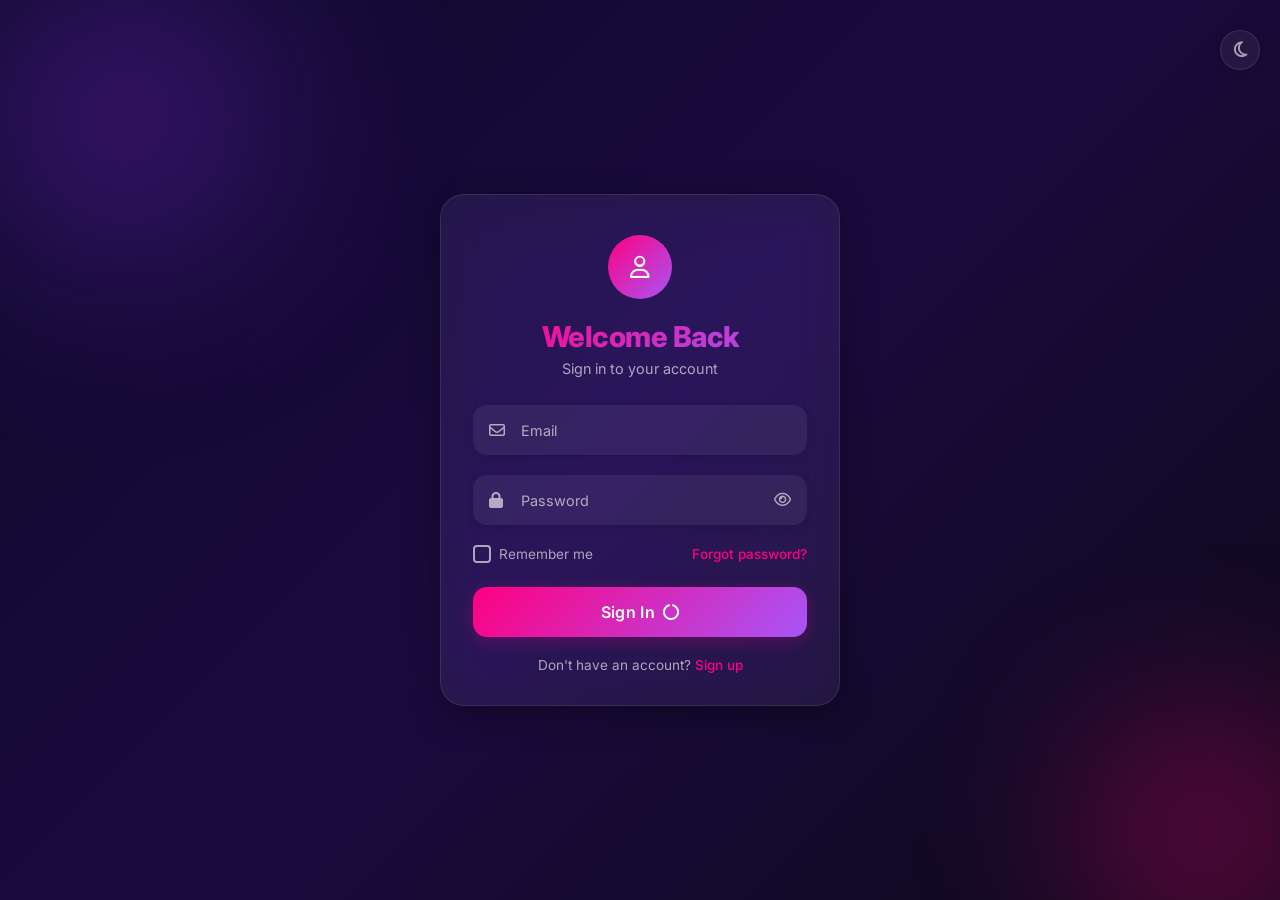
<file: index.html>
<!DOCTYPE html>
<html lang="en">
<head>
  <meta charset="UTF-8" />
  <meta name="viewport" content="width=device-width, initial-scale=1.0" />
  <title>Auth — Glassmorphism UI</title>
  <script>document.documentElement.setAttribute("data-theme", localStorage.getItem("auth_theme") === "light" ? "light" : "");</script>
  <meta name="description" content="A modern login & signup form with glassmorphism design." />
  <meta name="theme-color" content="#7928ca" />
  <meta property="og:title" content="Auth — Glassmorphism UI" />
  <meta property="og:description" content="Login & signup with glassmorphism, validation, and smooth animations." />
  <meta property="og:type" content="website" />
  <meta name="twitter:card" content="summary_large_image" />
  <link rel="icon" href="data:image/svg+xml,<svg xmlns='http://www.w3.org/2000/svg' viewBox='0 0 100 100'><text y='.9em' font-size='90'>🔐</text></svg>" />
  <link rel="stylesheet" href="style.css" />
  <link rel="stylesheet" href="https://cdnjs.cloudflare.com/ajax/libs/font-awesome/6.5.1/css/all.min.css" />
  <link rel="preconnect" href="https://fonts.googleapis.com" />
  <link rel="preconnect" href="https://fonts.gstatic.com" crossorigin />
  <link href="https://fonts.googleapis.com/css2?family=Inter:wght@300;400;500;600;700;800&display=swap" rel="stylesheet" />
</head>
<body>

  <a href="#main-content" class="skip-link">Skip to content</a>

  <div class="bg-orbs" aria-hidden="true">
    <div class="orb orb--1"></div>
    <div class="orb orb--2"></div>
  </div>

  <noscript><div class="nojs-warning">JavaScript is required for this application.</div></noscript>

  <div class="toast-container" id="toastContainer" aria-live="polite" aria-relevant="additions removals"></div>

  <div aria-live="assertive" class="sr-only" id="a11yAnnounce"></div>

  <button class="theme-toggle" id="themeToggle" aria-label="Toggle theme" data-tooltip="Toggle theme">
    <i class="fa-regular fa-sun"></i>
    <i class="fa-regular fa-moon"></i>
  </button>

  <main class="card" role="main" id="main-content" aria-label="Authentication forms">
    <div class="card-inner">

      <!-- ===== LOGIN ===== -->
      <form class="form active" id="loginForm" novalidate>
        <div class="avatar">
          <i class="fa-regular fa-user"></i>
        </div>
        <h1 class="title gradient-text">Welcome Back</h1>
        <p class="subtitle">Sign in to your account</p>

        <div class="field">
          <div class="field-input">
            <input type="email" id="loginEmail" class="input" placeholder=" " required inputmode="email" maxlength="254" autocorrect="off" autocapitalize="off" spellcheck="false" autocomplete="email" aria-describedby="loginEmailErr" />
            <label for="loginEmail">Email</label>
            <span class="icon"><i class="fa-regular fa-envelope" aria-hidden="true"></i></span>
          </div>
          <span class="error-text" id="loginEmailErr"></span>
        </div>

        <div class="field">
          <div class="field-input">
            <input type="password" id="loginPass" class="input" placeholder=" " required maxlength="128" autocorrect="off" autocapitalize="off" spellcheck="false" autocomplete="current-password" aria-describedby="loginPassErr" />
            <label for="loginPass">Password</label>
            <span class="icon"><i class="fa-solid fa-lock" aria-hidden="true"></i></span>
            <button type="button" class="toggle-pass" data-target="loginPass" aria-label="Toggle password visibility" data-tooltip="Show password">
              <i class="fa-regular fa-eye"></i>
            </button>
          </div>
          <span class="error-text" id="loginPassErr"></span>
        </div>

        <div class="row">
          <label class="checkbox">
            <input type="checkbox" id="remember" />
            <span class="check"></span>
            <span class="label-text">Remember me</span>
          </label>
          <a href="forgot.html" class="link">Forgot password?</a>
        </div>

        <button type="submit" class="btn">
          <span class="btn-text">Sign In</span>
          <i class="fa-solid fa-circle-notch btn-spinner"></i>
        </button>

        <p class="switch-text">
          Don't have an account? <button type="button" class="link-button" data-form="signup">Sign up</button>
        </p>
      </form>

      <!-- ===== SIGN UP ===== -->
      <form class="form" id="signupForm" novalidate>
        <div class="avatar">
          <i class="fa-solid fa-user-plus"></i>
        </div>
        <h1 class="title gradient-text">Create Account</h1>
        <p class="subtitle">Join us today</p>

        <div class="field">
          <div class="field-input">
            <input type="text" id="signupName" class="input" placeholder=" " required maxlength="50" autocomplete="name" aria-describedby="signupNameErr" />
            <label for="signupName">Full Name</label>
            <span class="icon"><i class="fa-regular fa-user" aria-hidden="true"></i></span>
          </div>
          <span class="char-counter" data-for="signupName">0/50</span>
          <span class="error-text" id="signupNameErr"></span>
        </div>

        <div class="field">
          <div class="field-input">
            <input type="email" id="signupEmail" class="input" placeholder=" " required inputmode="email" maxlength="254" autocorrect="off" autocapitalize="off" spellcheck="false" autocomplete="email" aria-describedby="signupEmailErr" />
            <label for="signupEmail">Email</label>
            <span class="icon"><i class="fa-regular fa-envelope" aria-hidden="true"></i></span>
          </div>
          <span class="error-text" id="signupEmailErr"></span>
        </div>

        <div class="field">
          <div class="field-input">
            <input type="password" id="signupPass" class="input" placeholder=" " required maxlength="128" autocorrect="off" autocapitalize="off" spellcheck="false" autocomplete="new-password" aria-describedby="signupPassErr" />
            <label for="signupPass">Password</label>
            <span class="icon"><i class="fa-solid fa-lock" aria-hidden="true"></i></span>
            <button type="button" class="toggle-pass" data-target="signupPass" aria-label="Toggle password visibility" data-tooltip="Show password">
              <i class="fa-regular fa-eye"></i>
            </button>
            <button type="button" class="gen-pass" id="genPass" aria-label="Generate a secure password" data-tooltip="Generate password">
              <i class="fa-solid fa-dice"></i>
            </button>
          </div>
          <div class="strength-bar" id="strengthBar">
            <div class="strength-fill" id="strengthFill"></div>
          </div>
          <span class="strength-text" id="strengthText" aria-live="polite"></span>
          <span class="char-counter" data-for="signupPass">0/128</span>
          <span class="error-text" id="signupPassErr"></span>
        </div>

        <div class="field">
          <div class="field-input">
            <input type="password" id="signupConfirm" class="input" placeholder=" " required maxlength="128" autocorrect="off" autocapitalize="off" spellcheck="false" autocomplete="new-password" aria-describedby="signupConfirmErr" />
            <label for="signupConfirm">Confirm Password</label>
            <span class="icon"><i class="fa-solid fa-lock" aria-hidden="true"></i></span>
            <button type="button" class="toggle-pass" data-target="signupConfirm" aria-label="Toggle password visibility" data-tooltip="Show password">
              <i class="fa-regular fa-eye"></i>
            </button>
          </div>
          <span class="error-text" id="signupConfirmErr"></span>
        </div>

        <label class="checkbox terms">
          <input type="checkbox" id="terms" />
          <span class="check"></span>
          <span class="label-text">I agree to the <a href="terms.html" target="_blank" rel="noopener noreferrer">Terms & Conditions</a></span>
        </label>

        <button type="submit" class="btn">
          <span class="btn-text">Create Account</span>
          <i class="fa-solid fa-circle-notch btn-spinner"></i>
        </button>

        <p class="switch-text">
          Already have an account? <button type="button" class="link-button" data-form="login">Sign in</button>
        </p>
      </form>

    </div>
  </main>

  <script src="script.js"></script>
</body>
</html>
</file>
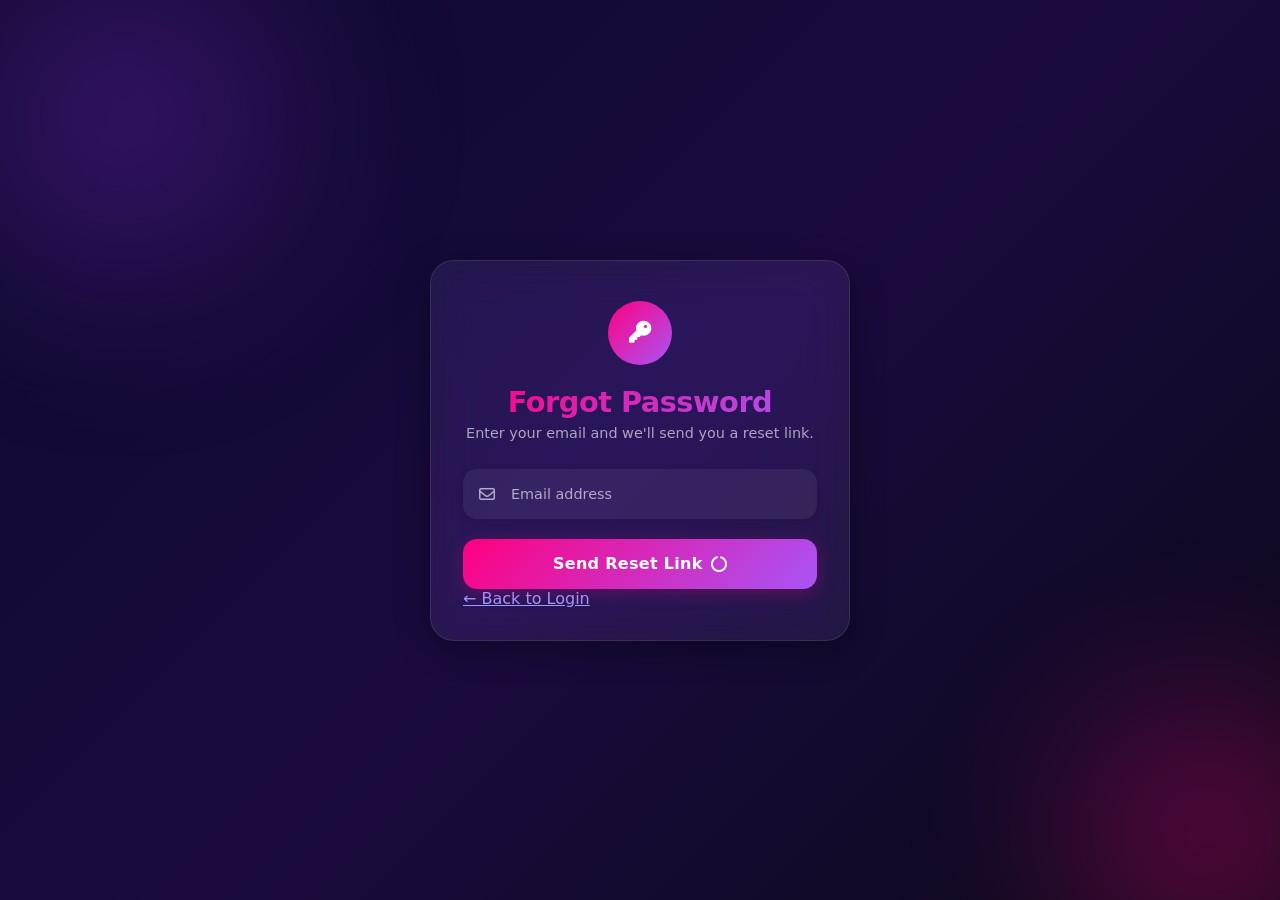
<file: forgot.html>
<!DOCTYPE html>
<html lang="en">
<head>
  <meta charset="UTF-8" />
  <meta name="viewport" content="width=device-width, initial-scale=1.0" />
  <title>Forgot Password — Glassmorphism UI</title>
  <meta name="description" content="Reset your password." />
  <script>document.documentElement.setAttribute("data-theme", localStorage.getItem("auth_theme") === "light" ? "light" : "");</script>
  <link rel="icon" href="data:image/svg+xml,<svg xmlns='http://www.w3.org/2000/svg' viewBox='0 0 100 100'><text y='.9em' font-size='90'>🔑</text></svg>" />
  <link rel="stylesheet" href="style.css" />
  <link rel="stylesheet" href="https://cdnjs.cloudflare.com/ajax/libs/font-awesome/6.5.1/css/all.min.css" />
  <style>
    .forgot-page {
      max-width: 420px;
      margin: 60px auto;
      padding: 40px 32px 32px;
    }
    .forgot-page .success-msg {
      display: none;
      text-align: center;
      padding: 24px 0 8px;
      outline: none;
    }
    .forgot-page .success-msg i {
      font-size: 3rem;
      color: #22c55e;
      margin-bottom: 12px;
    }
    .forgot-page .success-msg p {
      color: var(--text);
      font-size: 0.95rem;
      line-height: 1.6;
    }
    .forgot-page.sent .form-wrap {
      display: none;
    }
    .forgot-page.sent .success-msg {
      display: block;
    }
    @media (max-width: 480px) {
      .forgot-page {
        margin: 24px auto;
        padding: 32px 20px 24px;
      }
    }
  </style>
</head>
<body>
  <div class="bg-orbs" aria-hidden="true">
    <div class="orb orb--1"></div>
    <div class="orb orb--2"></div>
  </div>

  <main class="forgot-page panel" id="forgotPage">
    <div class="form-wrap">
      <div class="avatar"><i class="fa-solid fa-key"></i></div>
      <h1 class="title gradient-text">Forgot Password</h1>
      <p class="subtitle">Enter your email and we'll send you a reset link.</p>

      <form id="resetForm" novalidate>
        <div class="field">
          <div class="field-input">
            <input type="email" id="resetEmail" class="input" placeholder=" " required inputmode="email" maxlength="254" autocorrect="off" autocapitalize="off" spellcheck="false" autocomplete="email" aria-describedby="resetEmailErr" />
            <label for="resetEmail">Email address</label>
            <span class="icon"><i class="fa-regular fa-envelope" aria-hidden="true"></i></span>
          </div>
          <span class="error-text" id="resetEmailErr"></span>
        </div>

        <button type="submit" class="btn" id="sendResetBtn">
          <span class="btn-text">Send Reset Link</span>
          <i class="fa-solid fa-circle-notch btn-spinner"></i>
        </button>
      </form>

      <a href="index.html" class="back-link">&larr; Back to Login</a>
    </div>

    <div class="success-msg" tabindex="-1" role="status">
      <i class="fa-regular fa-circle-check"></i>
      <p>If an account with that email exists,<br />we've sent a reset link.</p>
      <a href="index.html" class="back-link" style="margin-top:24px">&larr; Back to Login</a>
    </div>
  </main>

  <script>
    (function () {
      var form = document.getElementById("resetForm");
      var email = document.getElementById("resetEmail");
      var btn = document.getElementById("sendResetBtn");
      var errText = document.getElementById("resetEmailErr");

      function markInvalid(show, msg) {
        email.classList.toggle("error", show);
        email.setAttribute("aria-invalid", show ? "true" : "false");
        errText.textContent = show ? msg : "";
        if (show) {
          email.classList.remove("shake");
          void email.offsetWidth;
          email.classList.add("shake");
        }
      }

      function clearErr() {
        markInvalid(false);
        email.removeEventListener("input", clearErr);
      }

      form.addEventListener("submit", function (e) {
        e.preventDefault();
        if (btn.disabled) return;
        var valid = /^[^\s@]+@[^\s@]+\.[^\s@]+$/.test(email.value.trim());
        if (!valid) {
          markInvalid(true, "Valid email required");
          email.addEventListener("input", clearErr);
          email.focus();
          return;
        }
        markInvalid(false);
        btn.classList.add("loading");
        btn.disabled = true;
        form.setAttribute("aria-busy", "true");
        setTimeout(function () {
          document.getElementById("forgotPage").classList.add("sent");
          var success = document.querySelector(".success-msg");
          if (success) success.focus();
        }, 1200);
      });
    })();
  </script>
</body>
</html>
</file>
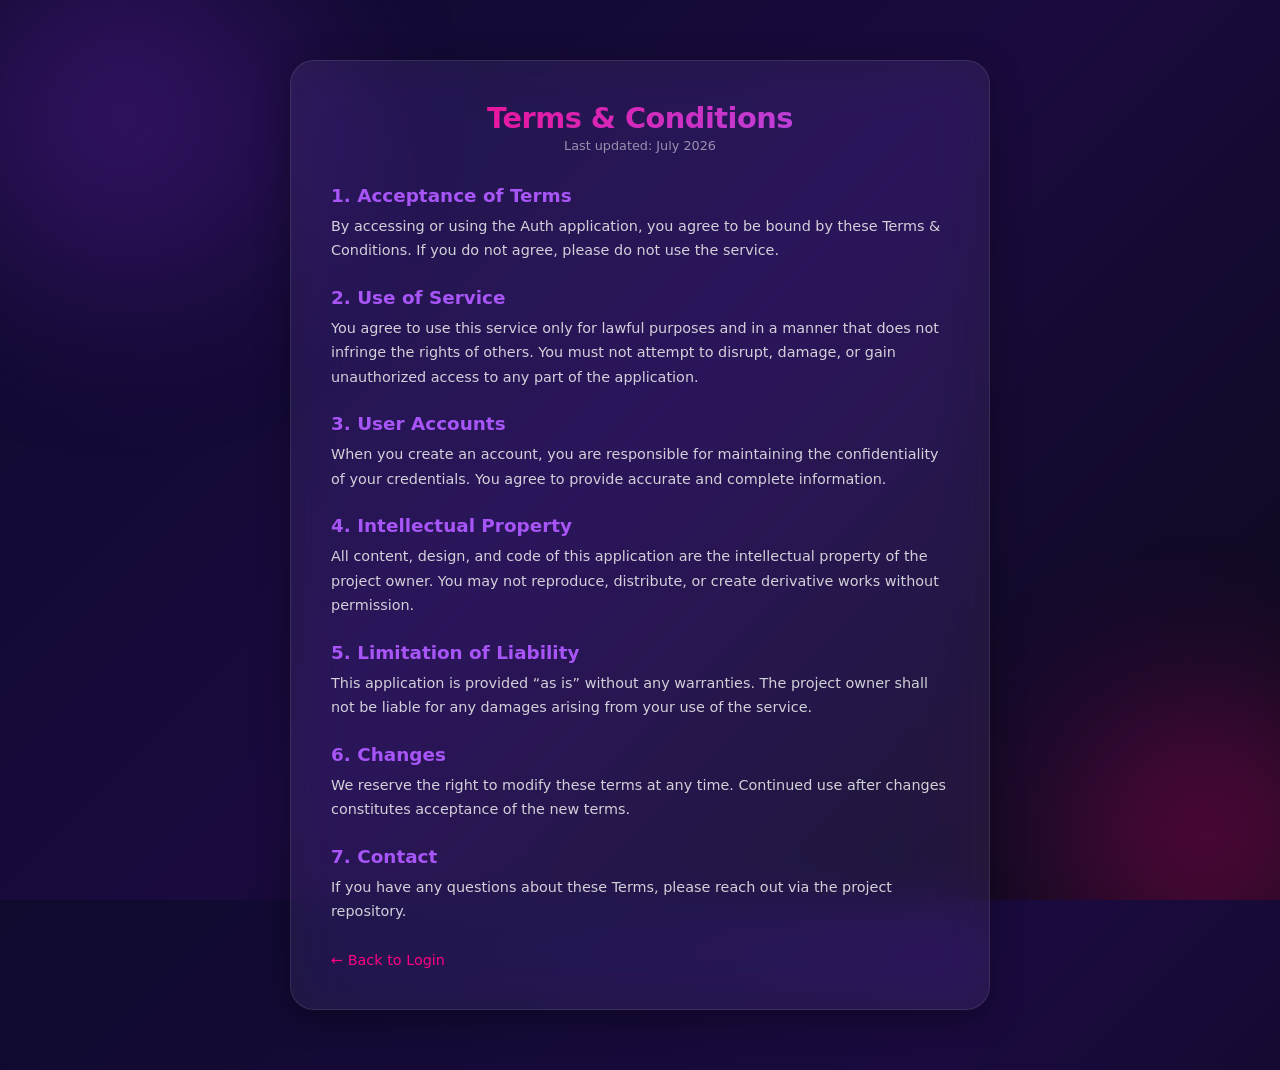
<file: terms.html>
<!DOCTYPE html>
<html lang="en">
<head>
  <meta charset="UTF-8" />
  <meta name="viewport" content="width=device-width, initial-scale=1.0" />
  <title>Terms &amp; Conditions — Glassmorphism UI</title>
  <meta name="description" content="Terms and Conditions for the Auth application." />
  <script>document.documentElement.setAttribute("data-theme", localStorage.getItem("auth_theme") === "light" ? "light" : "");</script>
  <link rel="icon" href="data:image/svg+xml,<svg xmlns='http://www.w3.org/2000/svg' viewBox='0 0 100 100'><text y='.9em' font-size='90'>📄</text></svg>" />
  <link rel="stylesheet" href="style.css" />
  <style>
    .terms-page {
      max-width: 700px;
      margin: 40px auto;
      padding: 40px;
    }
    .terms-page .updated {
      text-align: center;
      font-size: 0.8rem;
      color: var(--text-muted);
      margin-bottom: 28px;
    }
    .terms-page h2 {
      font-size: 1.15rem;
      font-weight: 600;
      color: var(--primary);
      margin: 24px 0 8px;
    }
    .terms-page p {
      font-size: 0.9rem;
      line-height: 1.7;
      color: var(--text);
      opacity: 0.85;
    }
    .terms-page ul {
      margin: 8px 0 8px 20px;
      font-size: 0.9rem;
      color: var(--text);
      opacity: 0.85;
    }
    .terms-page ul li {
      margin-bottom: 4px;
    }
    .terms-page section {
      animation: formIn 0.5s ease backwards;
    }
    .terms-page section:nth-child(1) { animation-delay: 0.05s; }
    .terms-page section:nth-child(2) { animation-delay: 0.10s; }
    .terms-page section:nth-child(3) { animation-delay: 0.15s; }
    .terms-page section:nth-child(4) { animation-delay: 0.20s; }
    .terms-page section:nth-child(5) { animation-delay: 0.25s; }
    .terms-page section:nth-child(6) { animation-delay: 0.30s; }
    .terms-page section:nth-child(7) { animation-delay: 0.35s; }
    .terms-page .back-link {
      display: inline-block;
      margin-top: 28px;
      color: var(--secondary);
      text-decoration: none;
      font-weight: 500;
      font-size: 0.9rem;
    }
    .terms-page .back-link:hover {
      opacity: 0.8;
    }
    @media (max-width: 480px) {
      .terms-page {
        margin: 20px 16px;
        padding: 28px 20px;
      }
    }
  </style>
</head>
<body>
  <div class="bg-orbs" aria-hidden="true">
    <div class="orb orb--1"></div>
    <div class="orb orb--2"></div>
  </div>

  <main class="terms-page panel">
    <h1 class="title gradient-text">Terms &amp; Conditions</h1>
    <p class="updated">Last updated: July 2026</p>

    <section><h2>1. Acceptance of Terms</h2>
    <p>By accessing or using the Auth application, you agree to be bound by these Terms &amp; Conditions. If you do not agree, please do not use the service.</p></section>

    <section><h2>2. Use of Service</h2>
    <p>You agree to use this service only for lawful purposes and in a manner that does not infringe the rights of others. You must not attempt to disrupt, damage, or gain unauthorized access to any part of the application.</p></section>

    <section><h2>3. User Accounts</h2>
    <p>When you create an account, you are responsible for maintaining the confidentiality of your credentials. You agree to provide accurate and complete information.</p></section>

    <section><h2>4. Intellectual Property</h2>
    <p>All content, design, and code of this application are the intellectual property of the project owner. You may not reproduce, distribute, or create derivative works without permission.</p></section>

    <section><h2>5. Limitation of Liability</h2>
    <p>This application is provided &ldquo;as is&rdquo; without any warranties. The project owner shall not be liable for any damages arising from your use of the service.</p></section>

    <section><h2>6. Changes</h2>
    <p>We reserve the right to modify these terms at any time. Continued use after changes constitutes acceptance of the new terms.</p></section>

    <section><h2>7. Contact</h2>
    <p>If you have any questions about these Terms, please reach out via the project repository.</p></section>

    <a href="index.html" class="back-link" aria-label="Return to login page">&larr; Back to Login</a>
  </main>
</body>
</html>
</file>
<file: style.css>
/* ===== Reset & Base ===== */
*,
*::before,
*::after {
  margin: 0;
  padding: 0;
  box-sizing: border-box;
}

:root {
  /* Brand */
  --primary: #a855f7;
  --secondary: #ff0080;
  --accent: #22c55e;

  /* Surfaces */
  --glass: rgba(255, 255, 255, 0.06);
  --glass-border: rgba(255, 255, 255, 0.1);
  --input-bg: rgba(255, 255, 255, 0.06);
  --label-bg: rgba(10, 6, 30, 0.92);

  /* Text */
  --text: #f1f1f1;
  --text-muted: rgba(255, 255, 255, 0.62);

  /* Spacing */
  --space-xs: 4px;
  --space-sm: 8px;
  --space-md: 16px;
  --space-lg: 24px;
  --space-xl: 32px;

  /* Border */
  --radius-sm: 8px;
  --radius: 14px;
  --radius-lg: 24px;
  --border-w: 1.5px;

  /* Shadows */
  --shadow-sm: 0 2px 8px rgba(0, 0, 0, 0.15);
  --shadow-md: 0 4px 16px rgba(255, 0, 128, 0.25);
  --shadow-lg: 0 8px 32px rgba(0, 0, 0, 0.35);

  /* Animation */
  --transition: 0.25s ease;
  --transition-fast: 0.15s ease;
  --transition-slow: 0.4s cubic-bezier(0.22, 1, 0.36, 1);

  /* Misc */
  --input-h: 50px;
}

[data-theme="light"] {
  --glass: rgba(255, 255, 255, 0.35);
  --glass-border: rgba(0, 0, 0, 0.08);
  --input-bg: rgba(0, 0, 0, 0.04);
  --label-bg: rgba(255, 255, 255, 0.95);
  --text: #1a1a2e;
  --text-muted: rgba(0, 0, 0, 0.5);
  --shadow-lg: 0 8px 32px rgba(0, 0, 0, 0.12);
  --shadow-sm: 0 2px 8px rgba(0, 0, 0, 0.06);
}
[data-theme="light"] body {
  background: linear-gradient(135deg, #e8e0f0, #f0e6ef, #e0e0f0);
}
[data-theme="light"] .orb--1 {
  opacity: 0.2;
}
[data-theme="light"] .orb--2 {
  opacity: 0.15;
}

html {
  height: 100%;
  color-scheme: dark;
}
[data-theme="light"] html {
  color-scheme: light;
}

body {
  min-height: 100vh;
  display: flex;
  align-items: center;
  justify-content: center;
  padding: 20px;
  font-family: "Inter", system-ui, sans-serif;
  background: linear-gradient(135deg, #0f0a2e, #1a0a3e, #0d0a1a);
  color: var(--text);
  -webkit-font-smoothing: antialiased;
}

/* ===== Skip Link ===== */
.skip-link {
  position: fixed;
  top: -100%;
  left: 50%;
  transform: translateX(-50%);
  z-index: 9999;
  background: var(--primary);
  color: #fff;
  padding: 8px 20px;
  border-radius: 0 0 8px 8px;
  font-size: 0.85rem;
  font-weight: 600;
  text-decoration: none;
  transition: top 0.2s ease;
}
.skip-link:focus {
  top: 0;
}

/* ===== Background Orbs ===== */
.bg-orbs {
  position: fixed;
  inset: 0;
  overflow: hidden;
  pointer-events: none;
  z-index: 0;
}
.orb {
  position: absolute;
  border-radius: 50%;
  filter: blur(80px);
  opacity: 0.45;
  will-change: transform;
}
.orb--1 {
  width: 500px;
  height: 500px;
  background: radial-gradient(circle, #7928ca, transparent 70%);
  top: -15%;
  left: -10%;
  animation: float 18s ease-in-out infinite;
}
.orb--2 {
  width: 400px;
  height: 400px;
  background: radial-gradient(circle, #ff0080, transparent 70%);
  bottom: -15%;
  right: -10%;
  animation: float 22s ease-in-out infinite reverse;
}
@keyframes float {
  0%,
  100% {
    transform: translate(0, 0) scale(1);
  }
  33% {
    transform: translate(40px, -50px) scale(1.1);
  }
  66% {
    transform: translate(-30px, 30px) scale(0.95);
  }
}

/* ===== Card / Panel ===== */
.card,
.panel {
  position: relative;
  z-index: 1;
  width: 100%;
  background: var(--glass);
  backdrop-filter: blur(24px) saturate(1.4);
  -webkit-backdrop-filter: blur(24px) saturate(1.4);
  border: 1px solid var(--glass-border);
  border-radius: var(--radius-lg);
  box-shadow: var(--shadow-lg);
  animation: cardIn 0.7s cubic-bezier(0.22, 1, 0.36, 1) both;
}
.card {
  max-width: 400px;
  overflow: hidden;
}
@keyframes cardIn {
  0% {
    opacity: 0;
    transform: translateY(30px) scale(0.96);
  }
  100% {
    opacity: 1;
    transform: translateY(0) scale(1);
  }
}
.card-inner {
  padding: 40px 32px 32px;
  position: relative;
}

/* ===== Form Switching ===== */
.form {
  display: none;
  flex-direction: column;
  animation: formIn 0.4s ease both;
}
.form.active {
  display: flex;
}
@keyframes formIn {
  0% {
    opacity: 0;
    transform: translateX(24px);
  }
  100% {
    opacity: 1;
    transform: translateX(0);
  }
}
.form.out {
  display: flex;
  animation: formOut 0.25s cubic-bezier(0.34, 1.56, 0.64, 1) both;
  pointer-events: none;
  position: absolute;
  inset: 40px 32px 32px;
}
@keyframes formOut {
  0% {
    opacity: 1;
    transform: translateX(0);
  }
  100% {
    opacity: 0;
    transform: translateX(-24px);
  }
}

/* ===== Avatar ===== */
.avatar {
  position: relative;
  width: 64px;
  height: 64px;
  margin: 0 auto 20px;
  border-radius: 50%;
  background: linear-gradient(135deg, var(--secondary), var(--primary));
  display: flex;
  align-items: center;
  justify-content: center;
  font-size: 1.4rem;
  color: #fff;
}
.avatar::after {
  content: "";
  position: absolute;
  inset: -2px;
  border-radius: 50%;
  border: 2px solid var(--secondary);
  opacity: 0;
  pointer-events: none;
  animation: pulse 3s ease-in-out infinite;
}
@keyframes pulse {
  0%,
  100% {
    opacity: 0;
    transform: scale(1);
  }
  50% {
    opacity: 1;
    transform: scale(1.1);
  }
}
@keyframes bounceIn {
  0% {
    transform: scale(0.3);
    opacity: 0;
  }
  50% {
    transform: scale(1.08);
  }
  70% {
    transform: scale(0.95);
  }
  100% {
    transform: scale(1);
    opacity: 1;
  }
}
.avatar.bounce-in {
  animation: bounceIn 0.5s cubic-bezier(0.22, 1, 0.36, 1) !important;
}

/* ===== Typography ===== */
.gradient-text {
  background: linear-gradient(135deg, var(--secondary), var(--primary));
  -webkit-background-clip: text;
  -webkit-text-fill-color: transparent;
  background-clip: text;
}
.title {
  font-size: 1.8rem;
  font-weight: 800;
  text-align: center;
  letter-spacing: -0.5px;
}
.subtitle {
  text-align: center;
  color: var(--text-muted);
  font-size: 0.9rem;
  margin: 6px 0 28px;
}

/* ===== Input Fields ===== */
.field {
  margin-bottom: 20px;
}
.field-input {
  position: relative;
}
.field .input {
  width: 100%;
  height: 50px;
  padding: 0 16px 0 44px;
  font-size: 0.95rem;
  font-family: inherit;
  color: var(--text);
  background: var(--input-bg);
  border: var(--border-w) solid transparent;
  border-radius: var(--radius);
  outline: none;
  transition:
    border var(--transition),
    box-shadow var(--transition),
    background var(--transition);
  box-shadow: 0 2px 8px rgba(0, 0, 0, 0.15);
}
.field .input[type="password"] {
  padding-right: 44px;
}
.field .input::placeholder {
  color: transparent;
}
.field .input:focus {
  border-color: var(--primary);
  background: linear-gradient(
    90deg,
    var(--input-bg) 80%,
    rgba(168, 85, 247, 0.06)
  );
  box-shadow: 0 0 0 3px rgba(168, 85, 247, 0.15);
}
.field .input:focus ~ label {
  color: var(--primary);
}
.field .input.error {
  border-color: #ef4444;
  box-shadow: 0 0 0 3px rgba(239, 68, 68, 0.1);
}
.field .input.error ~ .error-text {
  display: block;
}
.error-text {
  display: none;
  font-size: 0.72rem;
  color: #ef4444;
  margin-top: 4px;
  padding-left: 4px;
  min-height: 1em;
}
.error-text:empty {
  display: none;
}

/* ===== Floating Labels ===== */
.field-input label {
  position: absolute;
  left: 44px;
  top: 50%;
  transform: translateY(-50%);
  font-size: 0.9rem;
  color: var(--text-muted);
  pointer-events: none;
  -webkit-user-select: none;
  -moz-user-select: none;
  -ms-user-select: none;
  user-select: none;
  transition: 0.22s cubic-bezier(0.34, 1.56, 0.64, 1);
  padding: 0 4px;
  background: transparent;
}
.field-input .input:focus + label,
.field-input .input:not(:placeholder-shown) + label {
  top: -10px;
  left: 12px;
  font-size: 0.75rem;
  color: var(--primary);
  background: var(--label-bg);
  padding: 0 6px;
  border-radius: 4px;
}

/* ===== Icons ===== */
.field .icon {
  position: absolute;
  left: 16px;
  top: 50%;
  transform: translateY(-50%);
  color: var(--text-muted);
  font-size: 1rem;
  pointer-events: none;
  transition: color var(--transition);
}
.field-input .input:focus ~ .icon,
.field-input .input:not(:placeholder-shown) ~ .icon {
  color: var(--primary);
}

/* Override browser autofill background */
.field .input:-webkit-autofill,
.field .input:-webkit-autofill:hover,
.field .input:-webkit-autofill:focus {
  -webkit-box-shadow: 0 0 0 1000px transparent inset !important;
  box-shadow: 0 0 0 1000px transparent inset !important;
  -webkit-text-fill-color: var(--text) !important;
  transition: background-color 5000s ease-in-out 0s;
}
.field-input .input:-webkit-autofill ~ label {
  top: -10px;
  left: 12px;
  font-size: 0.75rem;
  color: var(--primary);
  background: var(--label-bg);
  padding: 0 6px;
  border-radius: 4px;
}
.field-input .input:-webkit-autofill ~ .icon {
  color: var(--primary);
}

/* ===== Password Toggle ===== */
.field-input .toggle-pass {
  position: absolute;
  right: 8px;
  top: 50%;
  transform: translateY(-50%);
  width: 34px;
  height: 34px;
  display: flex;
  align-items: center;
  justify-content: center;
  background: transparent;
  border: none;
  color: var(--text-muted);
  cursor: pointer;
  border-radius: 8px;
  transition: all var(--transition);
  font-size: 0.95rem;
}
.field-input .toggle-pass:hover {
  color: var(--primary);
  background: rgba(168, 85, 247, 0.08);
}

/* ===== Tooltip ===== */
[data-tooltip] {
  position: relative;
}
[data-tooltip]::after {
  content: attr(data-tooltip);
  position: absolute;
  bottom: calc(100% + 6px);
  left: 50%;
  transform: translateX(-50%) scale(0.9);
  white-space: nowrap;
  background: var(--label-bg);
  color: var(--text);
  font-size: 0.72rem;
  font-weight: 500;
  padding: 4px 10px;
  border-radius: 6px;
  pointer-events: none;
  opacity: 0;
  transition: all 0.18s ease;
  border: 1px solid var(--glass-border);
}
[data-tooltip]:hover::after {
  opacity: 1;
  transform: translateX(-50%) scale(1);
}

/* ===== Password Generator ===== */
.gen-pass {
  position: absolute;
  right: 46px;
  top: 50%;
  transform: translateY(-50%);
  width: 30px;
  height: 30px;
  display: flex;
  align-items: center;
  justify-content: center;
  background: transparent;
  border: none;
  color: var(--text-muted);
  cursor: pointer;
  border-radius: 6px;
  transition: all var(--transition);
  font-size: 0.85rem;
}
.gen-pass:hover {
  color: var(--primary);
  background: rgba(168, 85, 247, 0.08);
}

/* ===== Row (remember + forgot) ===== */
.row {
  display: flex;
  align-items: center;
  justify-content: space-between;
  margin-bottom: 24px;
  gap: 12px;
}

/* ===== Custom Checkbox ===== */
.checkbox {
  display: flex;
  align-items: center;
  gap: 8px;
  cursor: pointer;
  user-select: none;
  font-size: 0.85rem;
  color: var(--text-muted);
}
.checkbox.terms {
  margin-bottom: 1rem;
}
.checkbox input {
  position: absolute;
  opacity: 0;
  width: 0;
  height: 0;
  pointer-events: none;
}
.checkbox .check {
  width: 18px;
  height: 18px;
  min-width: 18px;
  border-radius: 4px;
  border: 2px solid var(--text-muted);
  background: transparent;
  display: flex;
  align-items: center;
  justify-content: center;
  transition: all var(--transition);
}
.checkbox .check::after {
  content: "\f00c";
  font-family: "Font Awesome 6 Free";
  font-weight: 900;
  font-size: 0.6rem;
  color: #fff;
  opacity: 0;
  transform: scale(0);
  transition: all 0.2s cubic-bezier(0.34, 1.56, 0.64, 1);
}
.checkbox input:checked + .check {
  background: var(--primary);
  border-color: var(--primary);
}
.checkbox input:focus-visible + .check {
  border-color: var(--primary);
  box-shadow: 0 0 0 3px rgba(168, 85, 247, 0.15);
}
.checkbox input:checked + .check::after {
  opacity: 1;
  transform: scale(1);
}
.checkbox:hover .check {
  border-color: var(--primary);
}
.checkbox .label-text a {
  color: var(--primary);
  text-decoration: none;
}
.checkbox .label-text a:hover {
  text-decoration: underline;
}

/* ===== Password Strength ===== */
.strength-bar {
  height: 3px;
  border-radius: 2px;
  background: rgba(255, 255, 255, 0.06);
  margin-top: 8px;
  overflow: hidden;
  opacity: 0;
  transition: opacity var(--transition);
}
.strength-bar.visible {
  opacity: 1;
}
.strength-fill {
  height: 100%;
  width: 0%;
  border-radius: 2px;
  transition:
    width 0.4s cubic-bezier(0.34, 1.56, 0.64, 1),
    background 0.3s ease;
}
.strength-text {
  display: block;
  font-size: 0.72rem;
  margin-top: 3px;
  height: 14px;
  color: var(--text-muted);
  transition: color var(--transition);
  font-weight: 500;
}

/* ===== Character Counter ===== */
.char-counter {
  display: block;
  font-size: 0.68rem;
  color: var(--text-muted);
  text-align: right;
  margin-top: 2px;
  height: 14px;
  transition: color var(--transition);
}
.char-counter.warn {
  color: #f59e0b;
}
.char-counter.danger {
  color: #ef4444;
}

/* ===== Links ===== */
.link,
.link-button {
  color: var(--secondary);
  text-decoration: none;
  font-size: 0.85rem;
  font-weight: 500;
  transition: opacity var(--transition);
}
.link:hover,
.link-button:hover {
  opacity: 0.8;
}
.link-button {
  display: inline;
  padding: 0;
  border: none;
  background: none;
  font-family: inherit;
  line-height: inherit;
  cursor: pointer;
}

/* ===== Button ===== */
.btn {
  position: relative;
  width: 100%;
  height: 50px;
  display: flex;
  align-items: center;
  justify-content: center;
  gap: 8px;
  font-family: inherit;
  font-size: 1rem;
  font-weight: 600;
  letter-spacing: 0.3px;
  color: #fff;
  background: linear-gradient(135deg, var(--secondary), var(--primary));
  border: none;
  border-radius: var(--radius);
  cursor: pointer;
  overflow: hidden;
  transition:
    transform 0.25s ease,
    box-shadow 0.25s ease;
  box-shadow: 0 4px 16px rgba(255, 0, 128, 0.25);
}
.btn:hover {
  transform: translateY(-1px);
  box-shadow: var(--shadow-md);
}
.btn:active {
  transform: translateY(0) scale(0.98);
}
.btn:focus-visible {
  outline-offset: 3px;
}
.btn:disabled {
  opacity: 0.7;
  cursor: wait;
  transform: none;
}
.btn-spinner {
  display: none;
  animation: spin 0.8s linear infinite;
}
.btn.loading .btn-text {
  visibility: hidden;
}
.btn.loading .btn-spinner {
  display: block;
  position: absolute;
}
@keyframes spin {
  to {
    transform: rotate(360deg);
  }
}

/* ===== Button Variants ===== */
.btn-outline {
  background: transparent;
  border: 1.5px solid var(--primary);
  color: var(--primary);
  box-shadow: none;
}
.btn-outline:hover {
  background: rgba(168, 85, 247, 0.08);
  box-shadow: none;
}
.btn-ghost {
  background: transparent;
  border: none;
  color: var(--text-muted);
  box-shadow: none;
}
.btn-ghost:hover {
  color: var(--primary);
  background: rgba(168, 85, 247, 0.06);
  box-shadow: none;
}

/* ===== Ripple Effect ===== */
.ripple {
  position: absolute;
  border-radius: 50%;
  background: rgba(255, 255, 255, 0.3);
  pointer-events: none;
  animation: rippleAnim 0.6s ease-out forwards;
}
@keyframes rippleAnim {
  0% { width: 0; height: 0; opacity: 0.5; }
  100% { width: 200px; height: 200px; opacity: 0; transform: scale(2.5); }
}

/* ===== Switch Text ===== */
.switch-text {
  text-align: center;
  font-size: 0.85rem;
  color: var(--text-muted);
  margin-top: 20px;
}
.switch-text .link {
  font-weight: 600;
}

/* ===== Toast ===== */
.toast-container {
  position: fixed;
  top: 20px;
  left: 50%;
  transform: translateX(-50%);
  z-index: 100;
  display: flex;
  flex-direction: column;
  gap: 10px;
  width: 90%;
  max-width: 380px;
  pointer-events: none;
}
.toast {
  display: flex;
  align-items: center;
  gap: 10px;
  padding: 14px 18px;
  border-radius: 12px;
  background: var(--glass);
  backdrop-filter: blur(16px);
  border: 1px solid var(--glass-border);
  box-shadow: 0 4px 20px rgba(0, 0, 0, 0.3);
  font-size: 0.88rem;
  font-weight: 500;
  pointer-events: auto;
  animation: toastIn 0.35s cubic-bezier(0.22, 1, 0.36, 1) both;
  color: var(--text);
}
.toast.toast-out {
  animation: toastOut 0.3s ease both;
}
.toast i {
  font-size: 1rem;
}
.toast.success {
  border-left: 3px solid #22c55e;
}
.toast.success i {
  color: #22c55e;
}
.toast.error {
  border-left: 3px solid #ef4444;
}
.toast.error i {
  color: #ef4444;
}
@keyframes toastIn {
  0% {
    opacity: 0;
    transform: translateY(-16px) scale(0.95);
  }
  100% {
    opacity: 1;
    transform: translateY(0) scale(1);
  }
}
@keyframes toastOut {
  0% {
    opacity: 1;
    transform: translateY(0) scale(1);
  }
  100% {
    opacity: 0;
    transform: translateY(-16px) scale(0.95);
  }
}

/* ===== Shake ===== */
@keyframes shake {
  0%,
  100% {
    transform: translateX(0);
  }
  20%,
  60% {
    transform: translateX(-6px);
  }
  40%,
  80% {
    transform: translateX(6px);
  }
}
.shake {
  animation: shake 0.45s ease;
}

/* ===== Focus-visible ===== */
:focus-visible {
  outline: 2px solid var(--primary);
  outline-offset: 2px;
}
.card :focus-visible {
  outline-color: var(--accent);
}

/* ===== No-JS Fallback ===== */
.nojs-warning {
  position: fixed;
  inset: 0;
  display: flex;
  align-items: center;
  justify-content: center;
  background: #111;
  color: #fff;
  font-family: Inter, sans-serif;
  font-size: 1.1rem;
  z-index: 9999;
}

/* ===== Selection ===== */
::selection {
  background: var(--primary);
  color: #fff;
}

/* ===== Scrollbar ===== */
::-webkit-scrollbar {
  width: 5px;
}
::-webkit-scrollbar-track {
  background: transparent;
}
::-webkit-scrollbar-thumb {
  background: rgba(168, 85, 247, 0.3);
  border-radius: 3px;
}

/* ===== Theme Toggle ===== */
.theme-toggle {
  position: fixed;
  top: 30px;
  right: 20px;
  z-index: 50;
  width: 40px;
  height: 40px;
  border-radius: 50%;
  border: 1.5px solid var(--glass-border);
  background: var(--glass);
  backdrop-filter: blur(12px);
  -webkit-backdrop-filter: blur(12px);
  color: var(--text-muted);
  cursor: pointer;
  display: flex;
  align-items: center;
  justify-content: center;
  font-size: 1.1rem;
  transition: all var(--transition);
  box-shadow: var(--shadow-sm);
}
.theme-toggle:hover {
  color: var(--primary);
  border-color: var(--primary);
  box-shadow: 0 0 0 3px rgba(168, 85, 247, 0.1);
}
.theme-toggle .fa-sun { display: none; }
.theme-toggle .fa-moon { display: block; }
[data-theme="light"] .theme-toggle .fa-sun { display: block; }
[data-theme="light"] .theme-toggle .fa-moon { display: none; }

/* ===== Reduced Motion ===== */
@media (prefers-reduced-motion: reduce) {
  .orb,
  .card,
  .panel,
  .form,
  .toast,
  .avatar,
  .avatar::after,
  .ripple,
  .shake,
  .skeleton {
    animation: none !important;
  }
  .terms-page section {
    opacity: 1 !important;
    animation: none !important;
  }
  * {
    transition-duration: 0.01ms !important;
  }
}

/* ===== Shimmer Loading ===== */
@keyframes shimmer {
  0% { background-position: -200% 0; }
  100% { background-position: 200% 0; }
}
.skeleton {
  background: linear-gradient(90deg, var(--input-bg) 25%, rgba(168, 85, 247, 0.06) 50%, var(--input-bg) 75%);
  background-size: 200% 100%;
  animation: shimmer 1.5s ease-in-out infinite;
  border-radius: var(--radius);
}

/* ===== Mobile ===== */
@media (max-width: 480px) {
  .card-inner {
    padding: 28px 20px 24px;
  }
  .title {
    font-size: 1.5rem;
  }
  .subtitle {
    font-size: 0.85rem;
    margin-bottom: 24px;
  }
  .field {
    margin-bottom: 16px;
  }
  .field-input .input {
    height: 46px;
    padding-left: 38px;
    font-size: 0.9rem;
  }
  .field-input label {
    left: 38px;
    font-size: 0.85rem;
  }
  .field-input .input:focus + label,
  .field-input .input:not(:placeholder-shown) + label {
    left: 10px;
    font-size: 0.7rem;
  }
  .field-input .icon {
    left: 13px;
    font-size: 0.9rem;
  }
  .field-input .toggle-pass {
    width: 32px;
    height: 32px;
    right: 6px;
  }
  .btn {
    height: 46px;
    font-size: 0.95rem;
  }
  .row {
    flex-wrap: wrap;
    gap: 8px;
  }
  .orb--1 {
    width: 250px;
    height: 250px;
    filter: blur(60px);
  }
  .orb--2 {
    width: 200px;
    height: 200px;
    filter: blur(60px);
  }
}

/* ===== Print ===== */
@media print {
  .bg-orbs {
    display: none !important;
  }
  .card {
    box-shadow: none !important;
    border: 1px solid #aaa !important;
  }
}

/* ===== Screen-reader only ===== */
.sr-only {
  position: absolute;
  width: 1px;
  height: 1px;
  padding: 0;
  margin: -1px;
  overflow: hidden;
  clip: rect(0,0,0,0);
  white-space: nowrap;
  border: 0;
}
</file>
